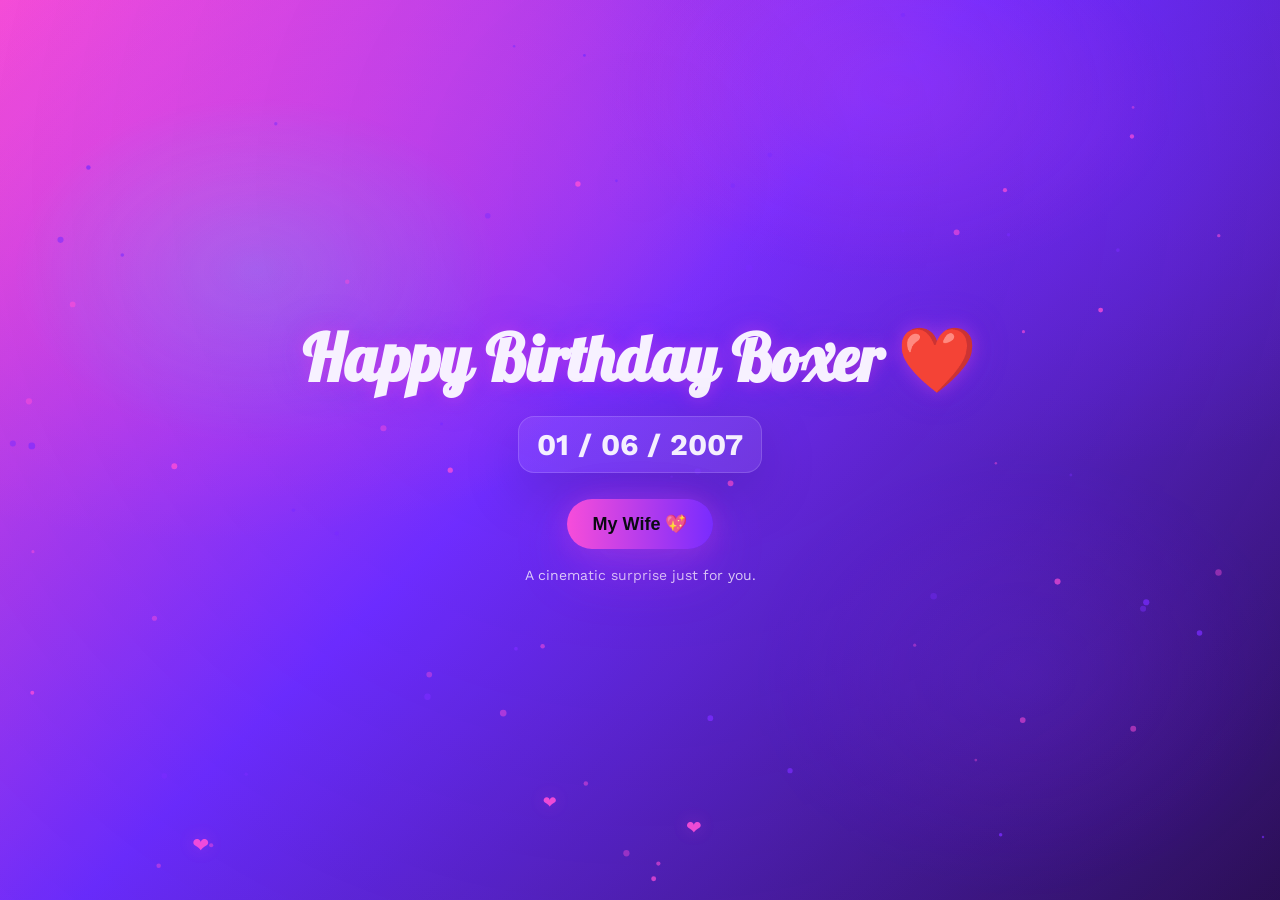
<file: birthday.html>
<!DOCTYPE html>
<html lang="en">
<head>
  <meta charset="UTF-8" />
  <meta name="viewport" content="width=device-width, initial-scale=1.0" />
  <title>Birthday</title>
  <link rel="stylesheet" href="boxer-surprise.css" />
</head>
<body>
  <div class="lights" aria-hidden="true"></div>

  <canvas id="particles" class="particles" aria-hidden="true"></canvas>
  <div id="float-hearts" class="float-hearts" aria-hidden="true"></div>

  <main class="page page-bday">
    <section class="bday-center">
      <h1 class="bday-title">Happy Birthday Boxer ❤️</h1>
      <div class="bday-date">01 / 06 / 2007</div>

      <button class="wife-btn" id="wifeBtn" type="button">My Wife 💖</button>

      <p class="bday-subtle">A cinematic surprise just for you.</p>
    </section>
  </main>

  <script src="boxer-surprise.js" defer></script>
</body>
</html>
</file>
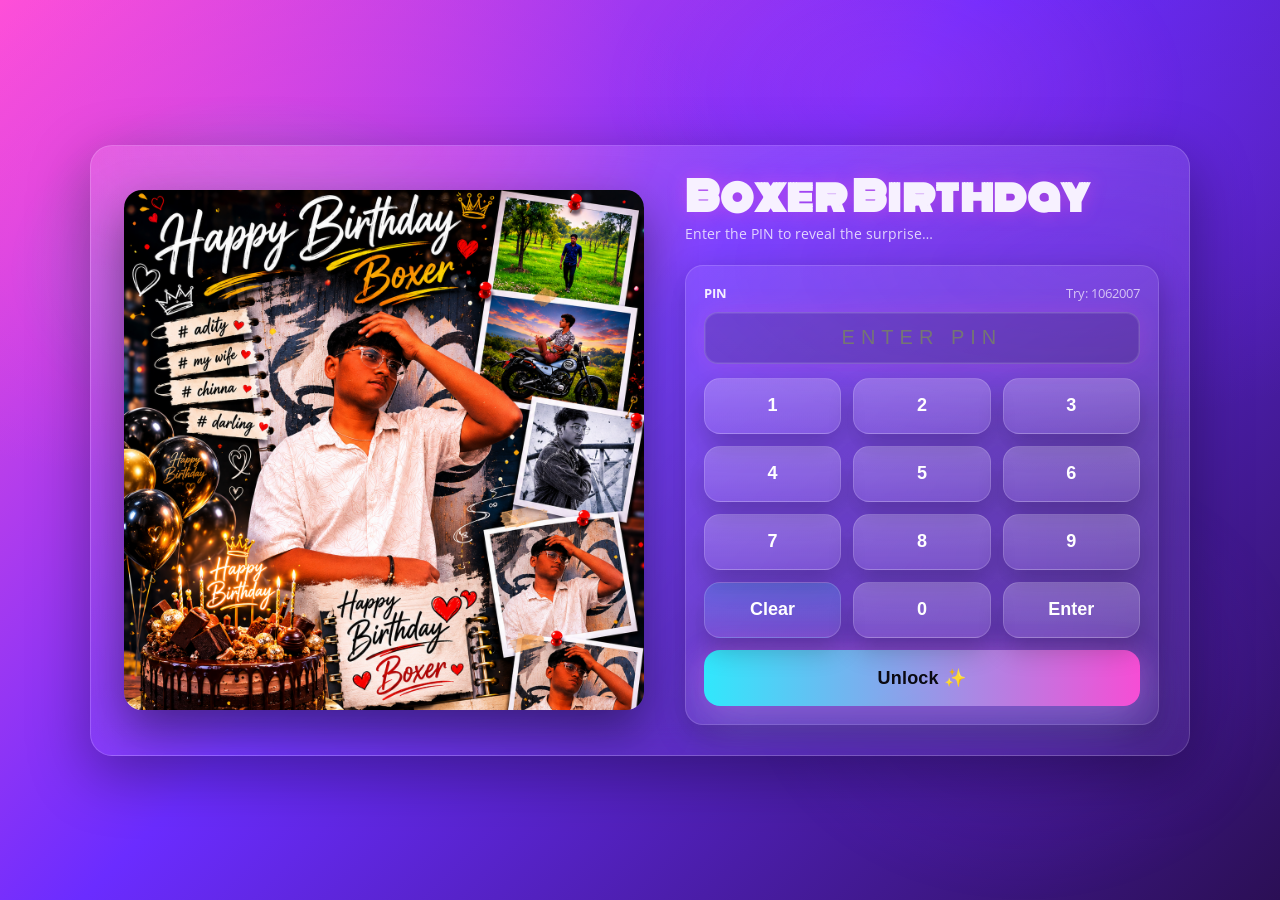
<file: boxer-BHD.html>
<!DOCTYPE html>
<html lang="en">
<head>
  <meta charset="UTF-8" />
  <meta name="viewport" content="width=device-width, initial-scale=1.0" />
  <title>Birthday Surprise Lock</title>
  <link rel="stylesheet" href="boxer-BHD.css" />
</head>
<body>
  <div class="lights" aria-hidden="true"></div>

  <main class="lock-wrap" id="lock-screen">
    <section class="lock-card" aria-label="Password unlock screen">
      <div class="left-visual">
        <img
          class="couple-img"
          src="144boxer.jpg/2 boxer .photo.png"
          alt="Boxer couple"
          draggable="false"
        />
      </div>

      <div class="right-panel">
        <div class="brand">
          <h1>Boxer Birthday</h1>
          <p>Enter the PIN to reveal the surprise…</p>
        </div>

        <div class="glass-login">
          <div class="pin-label">
            <strong>PIN</strong>
            <span class="hint">Try: 1062007</span>
          </div>

          <input
            type="text"
            id="pin-display"
            class="pin-display"
            readonly
            placeholder="ENTER PIN"
            maxlength="7"
            autocomplete="off"
            inputmode="numeric"
          />

          <div class="keypad" role="group" aria-label="Numeric keypad">
            <button type="button" onclick="addNumber(1)">1</button>
            <button type="button" onclick="addNumber(2)">2</button>
            <button type="button" onclick="addNumber(3)">3</button>
            <button type="button" onclick="addNumber(4)">4</button>
            <button type="button" onclick="addNumber(5)">5</button>
            <button type="button" onclick="addNumber(6)">6</button>
            <button type="button" onclick="addNumber(7)">7</button>
            <button type="button" onclick="addNumber(8)">8</button>
            <button type="button" onclick="addNumber(9)">9</button>
            <button type="button" class="btn-clear" onclick="clearPin()">Clear</button>
            <button type="button" onclick="addNumber(0)">0</button>
            <button type="button" onclick="checkPin()">Enter</button>
          </div>

          <div id="error-toast" class="error-toast" role="status" aria-live="polite"></div>

          <div class="enter-row">
            <button class="enter-btn" type="button" onclick="checkPin()">Unlock ✨</button>
          </div>
        </div>
      </div>

      <div id="unlock-layer" class="unlock-layer" aria-hidden="true">
        <div class="shine">
          <h2>Unlocking your surprise…</h2>
          <div class="bar"><span></span></div>
        </div>
      </div>
    </section>
  </main>

  <script src="boxer.js" defer></script>
</body>
</html>
</file>
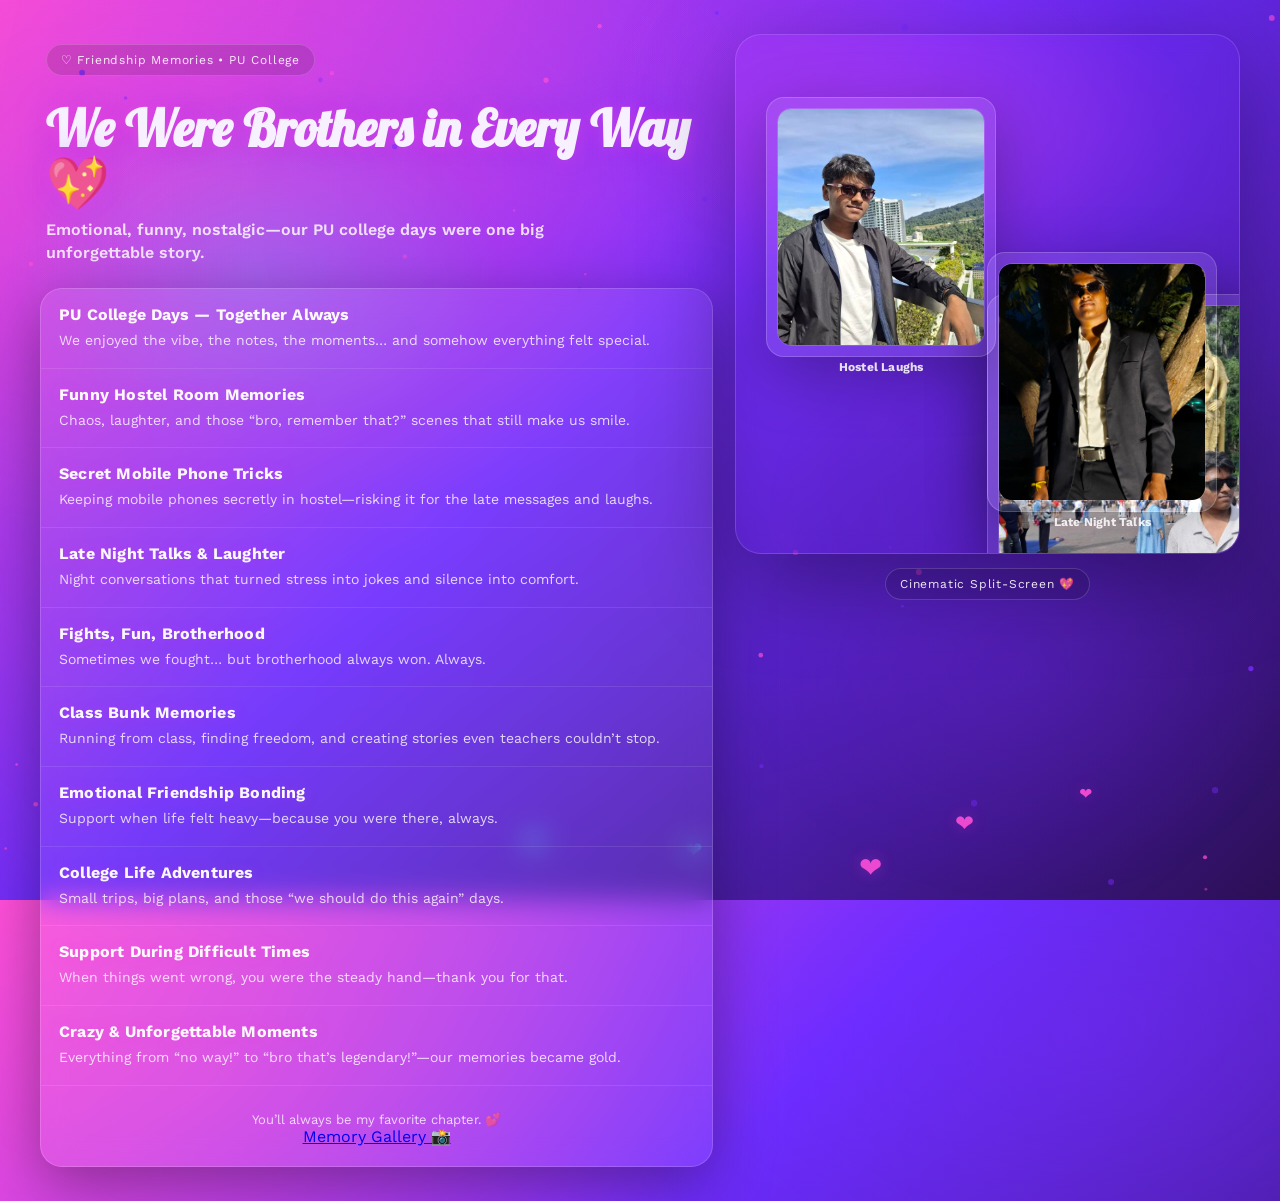
<file: friendship.html>
<!DOCTYPE html>
<html lang="en">
<head>
  <meta charset="UTF-8" />
  <meta name="viewport" content="width=device-width, initial-scale=1.0" />
  <title>Friendship Memories</title>
  <link rel="stylesheet" href="boxer-surprise.css" />
  <link rel="stylesheet" href="friendship.css" />
</head>
<body>
  <div class="lights" aria-hidden="true"></div>

  <!-- cinematic background + floating hearts -->
  <canvas id="particles" class="particles" aria-hidden="true"></canvas>
  <div id="float-hearts" class="float-hearts" aria-hidden="true"></div>

  <main class="page" style="padding: 34px 16px;">
    <section class="friendship-shell" aria-label="Friendship memories in PU college">
      <div class="friendship-left">
        <div class="friendship-header">
          <div class="ig-badge" aria-hidden="true">♡ Friendship Memories • PU College</div>
          <h1 class="friendship-title">We Were Brothers in Every Way 💖</h1>
          <p class="friendship-sub">
            Emotional, funny, nostalgic—our PU college days were one big unforgettable story.
          </p>
        </div>

        <div class="glass-story">
          <article class="story-card" data-reveal>
            <h2>PU College Days — Together Always</h2>
            <p>We enjoyed the vibe, the notes, the moments… and somehow everything felt special.</p>
          </article>

          <article class="story-card" data-reveal>
            <h2>Funny Hostel Room Memories</h2>
            <p>Chaos, laughter, and those “bro, remember that?” scenes that still make us smile.</p>
          </article>

          <article class="story-card" data-reveal>
            <h2>Secret Mobile Phone Tricks</h2>
            <p>Keeping mobile phones secretly in hostel—risking it for the late messages and laughs.</p>
          </article>

          <article class="story-card" data-reveal>
            <h2>Late Night Talks & Laughter</h2>
            <p>Night conversations that turned stress into jokes and silence into comfort.</p>
          </article>

          <article class="story-card" data-reveal>
            <h2>Fights, Fun, Brotherhood</h2>
            <p>Sometimes we fought… but brotherhood always won. Always.</p>
          </article>

          <article class="story-card" data-reveal>
            <h2>Class Bunk Memories</h2>
            <p>Running from class, finding freedom, and creating stories even teachers couldn’t stop.</p>
          </article>

          <article class="story-card" data-reveal>
            <h2>Emotional Friendship Bonding</h2>
            <p>Support when life felt heavy—because you were there, always.</p>
          </article>

          <article class="story-card" data-reveal>
            <h2>College Life Adventures</h2>
            <p>Small trips, big plans, and those “we should do this again” days.</p>
          </article>

          <article class="story-card" data-reveal>
            <h2>Support During Difficult Times</h2>
            <p>When things went wrong, you were the steady hand—thank you for that.</p>
          </article>

          <article class="story-card" data-reveal>
            <h2>Crazy & Unforgettable Moments</h2>
            <p>Everything from “no way!” to “bro that’s legendary!”—our memories became gold.</p>
          </article>

          <div class="story-footer">
            <div class="love-foot">You’ll always be my favorite chapter. 💕</div>
            <div class="story-footer-actions" style="display:flex; flex-direction:column; align-items:center; gap:10px;">

              <a class="memory-gallery-btn" href="gallery.html" aria-label="Open Memory Gallery">
                 Memory Gallery 📸
              </a>
            </div>
          </div>
        </div>
      </div>

      <div class="friendship-right">
        <div class="gallery">
          <figure class="polaroid polaroid-main" data-reveal>
            <img src="144boxer.jpg/100boxer.jpg.jpeg" alt="Friendship memory main photo" draggable="false" />
            <figcaption>Our Main Character Era</figcaption>
          </figure>

          <figure class="polaroid polaroid-side top" data-reveal>
            <img src="144boxer.jpg/4boxer.jpg.jpeg" alt="Friendship memory top photo" draggable="false" />
            <figcaption>Hostel Laughs</figcaption>
          </figure>

          <figure class="polaroid polaroid-side bottom" data-reveal>
            <img src="144boxer.jpg/5boxer.jpg.jpeg" alt="Friendship memory bottom photo" draggable="false" />
            <figcaption>Late Night Talks</figcaption>
          </figure>
          
        </div>

        <div class="gallery-hint" data-reveal>
          <div class="ig-badge" aria-hidden="true">Cinematic Split-Screen 💖</div>
        </div>
      </div>
    </section>
  </main>

  <script src="boxer-surprise.js" defer></script>
  <script src="friendship.js" defer></script>
</body>
</html>
</file>
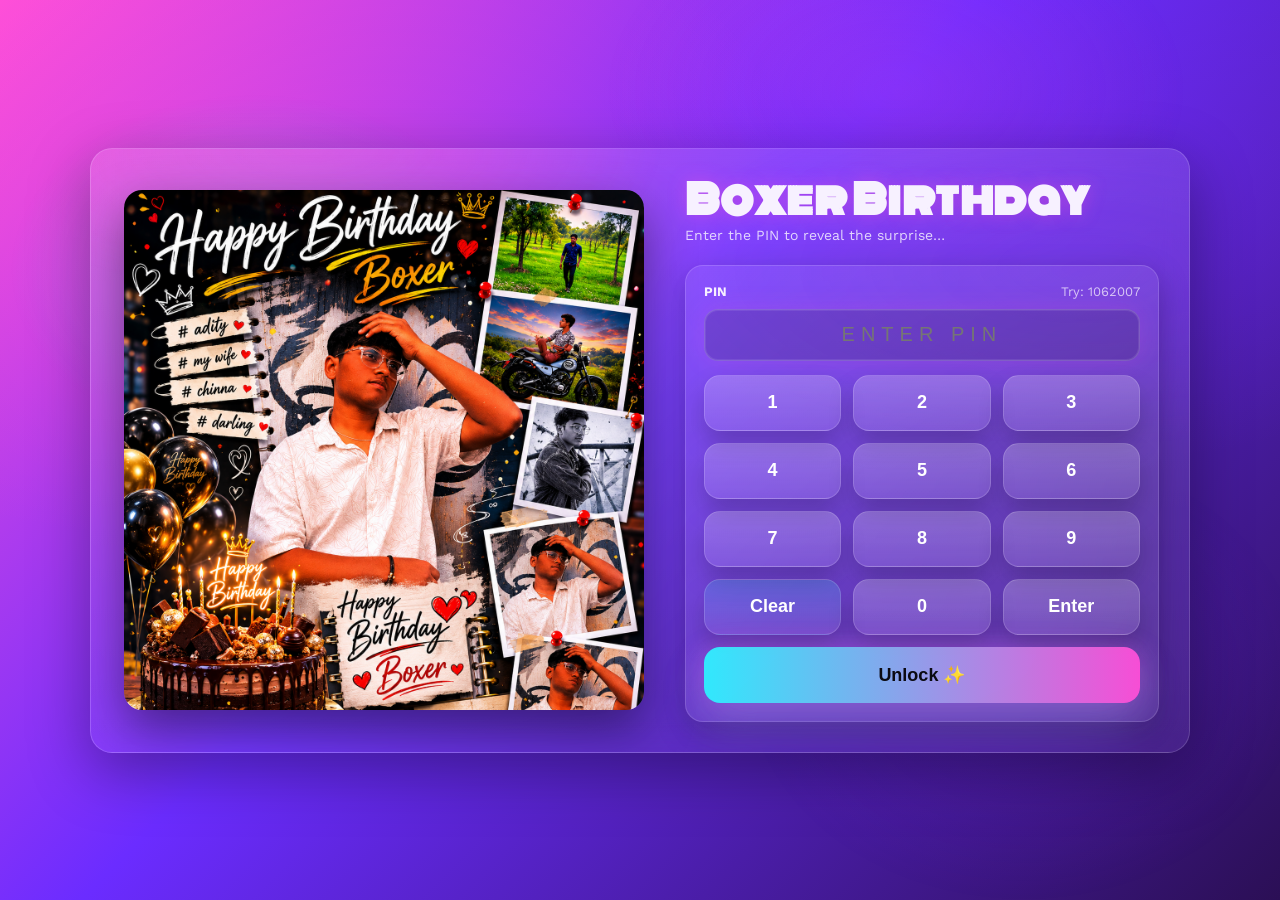
<file: lock-screen.html>
<!DOCTYPE html>
<html lang="en">
<head>
  <meta charset="UTF-8" />
  <meta name="viewport" content="width=device-width, initial-scale=1.0" />
  <title>Lock Screen</title>
  <link rel="stylesheet" href="boxer-surprise.css" />
</head>
<body>
  <div class="lights" aria-hidden="true"></div>

  <main class="lock-wrap">
    <section class="lock-card">
      <div class="left-visual">
        <img class="couple-img" src="144boxer.jpg/2 boxer .photo.png" alt="Boxer couple" />
      </div>

      <div class="right-panel">
        <div class="brand">
          <h1>Boxer Birthday</h1>
          <p>Enter the PIN to reveal the surprise…</p>
        </div>

        <div class="glass-login">
          <div class="pin-label">
            <strong>PIN</strong>
            <span class="hint">Try: 1062007</span>
          </div>

          <input id="pin-display" class="pin-display" type="text" readonly placeholder="ENTER PIN" maxlength="7" />

          <div class="keypad" role="group" aria-label="Numeric keypad">
            <button type="button" onclick="addNumber(1)">1</button>
            <button type="button" onclick="addNumber(2)">2</button>
            <button type="button" onclick="addNumber(3)">3</button>
            <button type="button" onclick="addNumber(4)">4</button>
            <button type="button" onclick="addNumber(5)">5</button>
            <button type="button" onclick="addNumber(6)">6</button>
            <button type="button" onclick="addNumber(7)">7</button>
            <button type="button" onclick="addNumber(8)">8</button>
            <button type="button" onclick="addNumber(9)">9</button>
            <button type="button" class="btn-clear" onclick="clearPin()">Clear</button>
            <button type="button" onclick="addNumber(0)">0</button>
            <button type="button" onclick="checkPin()">Enter</button>
          </div>

          <div id="error-toast" class="error-toast" role="status" aria-live="polite"></div>

          <div class="enter-row">
            <button class="enter-btn" type="button" onclick="checkPin()">Unlock ✨</button>
          </div>
        </div>
      </div>

      <div id="unlock-layer" class="unlock-layer" aria-hidden="true">
        <div class="shine">
          <h2>Unlocking your surprise…</h2>
          <div class="bar"><span></span></div>
        </div>
      </div>
    </section>
  </main>

  <script src="boxer-surprise.js" defer></script>
</body>
</html>
</file>
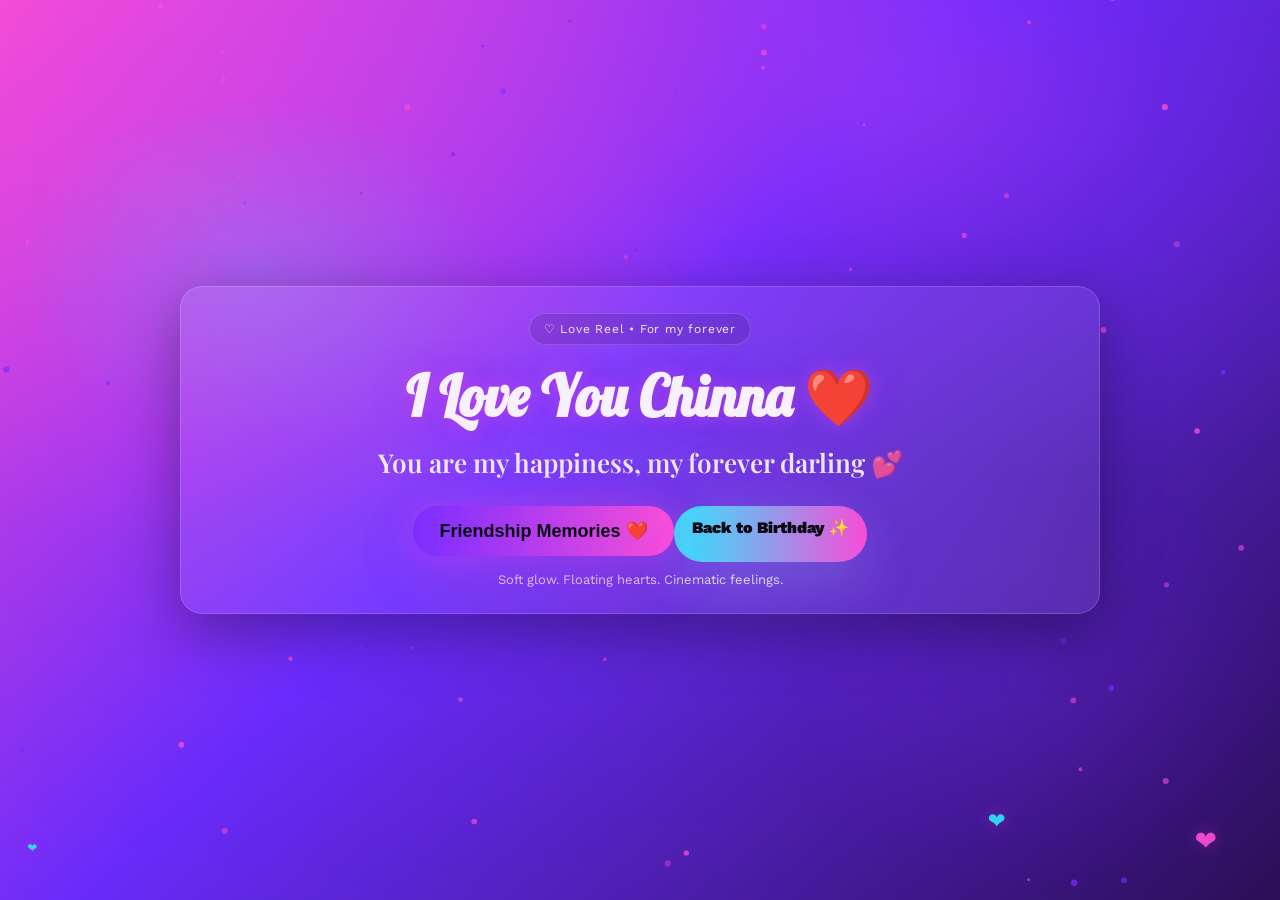
<file: love.html>
<!DOCTYPE html>
<html lang="en">
<head>
  <meta charset="UTF-8" />
  <meta name="viewport" content="width=device-width, initial-scale=1.0" />
  <title>Love - Chinna</title>
  <link rel="stylesheet" href="boxer-surprise.css" />
</head>
<body>
  <div class="lights" aria-hidden="true"></div>

  <!-- Animated background + floating hearts (driven by boxer-surprise.js) -->
  <canvas id="particles" class="particles" aria-hidden="true"></canvas>
  <div id="float-hearts" class="float-hearts" aria-hidden="true"></div>

  <main class="page page-love" role="main">
    <section class="love-card" aria-label="Romantic love page">
      <div class="ig-badge" aria-hidden="true">♡ Love Reel • For my forever</div>

      <h1 class="love-main">I Love You Chinna ❤️</h1>
      <p class="love-sub">You are my happiness, my forever darling 💕</p>

      <div class="love-actions">
        <button class="friendship-btn" type="button" onclick="window.location.href='friendship.html'">Friendship Memories ❤️</button>

        <a class="restart-link" href="birthday.html" aria-label="Back to birthday page">Back to Birthday ✨</a>
      </div>

      <div class="love-foot">Soft glow. Floating hearts. Cinematic feelings.</div>
    </section>
  </main>

  <script src="boxer-surprise.js" defer></script>
</body>
</html>
</file>
<file: boxer-surprise.css>
@import url('https://fonts.googleapis.com/css2?family=Playfair+Display:wght@400;600;700&family=Lobster&family=Monoton&family=Work+Sans:wght@400;600;700;800;900&display=swap');

:root{
  --bg1:#ff4fd8;
  --bg2:#6b2cff;
  --text:#f7f1ff;
  --muted:rgba(255,255,255,.78);
  --glass:rgba(255,255,255,.12);
  --glass2:rgba(255,255,255,.18);
  --pink:#ff4fd8;
  --purple:#7a2cff;
  --cyan:#2ef2ff;
  --shadow: 0 18px 60px rgba(0,0,0,.35);
  --radius:22px;
}

*{box-sizing:border-box;margin:0;padding:0;}
html,body{height:100%;}

body{
  font-family:'Work Sans', system-ui, -apple-system, Segoe UI, Roboto, Arial, sans-serif;
  color:var(--text);
  overflow-x:hidden;
  background:
    radial-gradient(1000px 600px at 15% 20%, rgba(255,79,216,.35), transparent 60%),
    radial-gradient(900px 600px at 85% 15%, rgba(122,44,255,.35), transparent 55%),
    linear-gradient(135deg, #ff4fd8 0%, #6b2cff 45%, #2b0f55 100%);
}

.lights{
  position:fixed; inset:0; z-index:0; pointer-events:none;
  background:
    radial-gradient(420px 300px at 20% 30%, rgba(46,242,255,.20), transparent 60%),
    radial-gradient(540px 360px at 70% 10%, rgba(255,79,216,.18), transparent 55%),
    radial-gradient(520px 420px at 80% 75%, rgba(122,44,255,.20), transparent 55%);
  opacity:.95;
  animation: lightPulse 7.5s ease-in-out infinite;
}
@keyframes lightPulse{0%,100%{transform:scale(1);opacity:.85;}50%{transform:scale(1.02);opacity:1;}}

.particles{
  position:fixed; inset:0; z-index:0; pointer-events:none;
  width:100%; height:100%;
}

.float-hearts{position:fixed; inset:0; z-index:1; pointer-events:none; overflow:hidden;}

.page{
  position:relative;
  z-index:2;
  min-height:100vh;
  display:flex;
  align-items:center;
  justify-content:center;
  padding:28px 16px;
}

/* Lock */
.lock-wrap{min-height:100vh; display:flex; align-items:center; justify-content:center; padding:28px 16px; position:relative; z-index:2;}
.lock-card{
  width:min(1100px,100%);
  display:grid;
  grid-template-columns:1.05fr .95fr;
  gap:22px;
  padding:22px;
  border-radius:var(--radius);
  background: linear-gradient(180deg, rgba(255,255,255,.12), rgba(255,255,255,.06));
  border:1px solid rgba(255,255,255,.16);
  box-shadow:var(--shadow);
  backdrop-filter: blur(14px);
  -webkit-backdrop-filter: blur(14px);
  overflow:hidden;
  position:relative;
}
.lock-card:before{
  content:""; position:absolute; inset:-2px; pointer-events:none;
  background:
    radial-gradient(650px 280px at 20% 0%, rgba(255,79,216,.35), transparent 55%),
    radial-gradient(700px 300px at 90% 20%, rgba(122,44,255,.30), transparent 60%);
  opacity:.75;
}

.left-visual{position:relative; display:flex; align-items:center; justify-content:center; z-index:1;}
.couple-img{
  width:min(520px,100%);
  aspect-ratio:1/1;
  object-fit:cover;
  border-radius:18px;
  box-shadow:0 20px 50px rgba(0,0,0,.45), inset 0 0 0 1px rgba(255,255,255,.18);
  animation: floaty 4.8s ease-in-out infinite;
  position:relative;
}
@keyframes floaty{0%,100%{transform: translateY(0) rotate(-.2deg);}50%{transform: translateY(-6px) rotate(.2deg);}}

.right-panel{position:relative; z-index:1; display:flex; flex-direction:column; justify-content:center; gap:14px; padding:8px;}
.brand h1{font-family:'Monoton', cursive; font-size:clamp(28px,3.2vw,40px); letter-spacing:.5px; line-height:1.05; text-shadow:0 0 18px rgba(255,79,216,.35);}
.brand p{margin-top:6px; color:var(--muted); font-size:14px;}

.glass-login{
  margin-top:8px;
  padding:18px;
  border-radius:18px;
  background: rgba(255,255,255,.08);
  border:1px solid rgba(255,255,255,.15);
  box-shadow: 0 10px 30px rgba(0,0,0,.25);
}

.pin-label{display:flex; align-items:center; justify-content:space-between; gap:10px; margin-bottom:10px; font-size:13px;}
.pin-label .hint{color:rgba(255,255,255,.70);}

.pin-display{
  width:100%; height:52px; border-radius:14px;
  border:1px solid rgba(255,255,255,.18);
  background: rgba(0,0,0,.15);
  color:#fff;
  padding:0 16px;
  outline:none;
  font-size:20px;
  letter-spacing:6px;
  text-align:center;
  box-shadow: inset 0 0 0 1px rgba(255,255,255,.08), 0 0 24px rgba(255,79,216,.16);
}

.keypad{margin-top:14px; display:grid; grid-template-columns:repeat(3, minmax(0,1fr)); gap:12px;}
.keypad button{
  height:56px;
  border:none;
  border-radius:16px;
  background: linear-gradient(180deg, rgba(255,255,255,.22), rgba(255,255,255,.10));
  color:#fff;
  font-weight:800;
  font-size:18px;
  cursor:pointer;
  border:1px solid rgba(255,255,255,.16);
  box-shadow: 0 14px 26px rgba(0,0,0,.20);
  transition: transform .12s ease, box-shadow .2s ease, filter .2s ease;
}
.keypad button:hover{transform: translateY(-2px); box-shadow: 0 18px 40px rgba(0,0,0,.28), 0 0 26px rgba(255,79,216,.26); filter:saturate(1.1);}
.keypad button:active{transform: translateY(1px);}
.keypad .btn-clear{background: linear-gradient(180deg, rgba(46,242,255,.18), rgba(255,255,255,.08));}

.enter-row{margin-top:12px; display:grid; grid-template-columns:1fr;}
.enter-btn{
  height:56px; width:100%; border:none; border-radius:16px; cursor:pointer;
  color:#0b0a12; font-weight:900; font-size:18px;
  background: linear-gradient(90deg, rgba(46,242,255,.95), rgba(255,79,216,.95));
  box-shadow: 0 18px 46px rgba(46,242,255,.18), 0 18px 46px rgba(255,79,216,.18), 0 0 28px rgba(255,79,216,.28);
  transition: transform .15s ease, filter .2s ease, box-shadow .2s ease;
}
.enter-btn:hover{transform: translateY(-2px); filter:saturate(1.15); box-shadow: 0 26px 70px rgba(46,242,255,.20), 0 26px 70px rgba(255,79,216,.22), 0 0 36px rgba(255,79,216,.35);}
.enter-btn:active{transform: translateY(1px);}

.error-toast{margin-top:10px; padding:12px 14px; border-radius:14px; border:1px solid rgba(255,120,160,.35); background: rgba(255,0,102,.10); color:rgba(255,255,255,.95); display:none;}
.error-toast.show{display:block; animation: shake .35s ease;}
@keyframes shake{0%{transform: translateX(0);}30%{transform: translateX(-6px);}60%{transform: translateX(5px);}100%{transform: translateX(0);}}

.unlock-layer{position:absolute; inset:0; display:flex; align-items:center; justify-content:center; background: radial-gradient(700px 400px at 50% 20%, rgba(255,255,255,.22), rgba(0,0,0,.35)); opacity:0; pointer-events:none; transition: opacity .5s ease; z-index:2;}
.unlock-layer.show{opacity:1;}
.unlock-layer .shine{width:min(520px,80%); padding:18px 22px; border-radius:18px; background: rgba(255,255,255,.10); border:1px solid rgba(255,255,255,.18); backdrop-filter: blur(14px); text-align:center; box-shadow: 0 30px 90px rgba(0,0,0,.40);}
.unlock-layer .shine h2{font-size:22px; text-shadow: 0 0 20px rgba(46,242,255,.35);}
.unlock-layer .bar{margin-top:12px; height:10px; border-radius:999px; background: rgba(255,255,255,.14); overflow:hidden;}
.unlock-layer .bar span{display:block; height:100%; width:0%; background: linear-gradient(90deg, rgba(46,242,255,.95), rgba(255,79,216,.95)); animation: fill 1.05s ease forwards;}
@keyframes fill{to{width:100%;}}

/* Birthday */
.page-bday{justify-content:center;}
.bday-center{
  width:min(980px, 100%);
  text-align:center;
  padding:40px 18px;
}
.bday-title{
  font-size: clamp(34px, 5.2vw, 64px);
  font-family:'Lobster', cursive;
  text-shadow: 0 0 18px rgba(255,79,216,.35), 0 0 38px rgba(122,44,255,.30);
  letter-spacing:.2px;
  margin-bottom:18px;
  animation: fadeUp .9s ease both;
}
@keyframes fadeUp{from{opacity:0; transform: translateY(12px);}to{opacity:1; transform: translateY(0);}}

.bday-date{
  font-size: clamp(18px, 2.8vw, 30px);
  font-weight:700;
  color: rgba(255,255,255,.92);
  margin: 0 auto 26px;
  padding:10px 18px;
  border-radius:16px;
  width: fit-content;
  background: rgba(255,255,255,.08);
  border:1px solid rgba(255,255,255,.15);
  box-shadow: 0 18px 60px rgba(0,0,0,.15);
  animation: fadeUp .95s ease .08s both;
}

.wife-btn{
  border:none;
  border-radius:999px;
  padding:14px 26px;
  font-size:18px;
  font-weight:900;
  color:#0b0a12;
  cursor:pointer;
  background: linear-gradient(90deg, rgba(255,79,216,.95), rgba(122,44,255,.95));
  box-shadow: 0 20px 60px rgba(255,79,216,.18), 0 20px 60px rgba(122,44,255,.18), 0 0 30px rgba(255,79,216,.25);
  transition: transform .15s ease, filter .2s ease, box-shadow .2s ease;
  animation: fadeUp .95s ease .18s both;
}
.wife-btn:hover{transform: translateY(-3px) scale(1.01); filter:saturate(1.18); box-shadow: 0 28px 80px rgba(255,79,216,.22), 0 28px 80px rgba(122,44,255,.22), 0 0 42px rgba(255,79,216,.35);}
.wife-btn:active{transform: translateY(-1px) scale(.99);}

.bday-subtle{margin-top:18px; color:var(--muted); font-size:14px;}

/* Love */
.page-love{justify-content:center;}

/* Love -> Friendship button */
.friendship-btn{
  border:none;
  border-radius:999px;
  padding:14px 26px;
  font-size:18px;
  font-weight:900;
  color:#0b0a12;
  cursor:pointer;
  margin-bottom: 6px;
  background: linear-gradient(90deg, rgba(122,44,255,.95), rgba(255,79,216,.95));
  box-shadow: 0 20px 60px rgba(122,44,255,.18), 0 20px 60px rgba(255,79,216,.18), 0 0 30px rgba(255,79,216,.25);
  transition: transform .15s ease, filter .2s ease, box-shadow .2s ease;
  position: relative;
}
.friendship-btn::after{
  content:"";
  position:absolute;
  inset:-2px;
  border-radius:999px;
  background: linear-gradient(90deg, rgba(46,242,255,.55), rgba(255,79,216,.55));
  opacity:.0;
  filter: blur(10px);
  transition: opacity .2s ease;
  pointer-events:none;
}
.friendship-btn:hover{
  transform: translateY(-3px) scale(1.01);
  filter:saturate(1.18);
  box-shadow: 0 28px 80px rgba(122,44,255,.22), 0 28px 80px rgba(255,79,216,.22), 0 0 42px rgba(255,79,216,.35);
}
.friendship-btn:hover::after{opacity:.9;}
.friendship-btn:active{transform: translateY(-1px) scale(.99);}

.love-card{
  width:min(920px,100%);
  padding:26px 18px;
  border-radius:var(--radius);
  background: rgba(255,255,255,.08);
  border:1px solid rgba(255,255,255,.16);
  box-shadow: var(--shadow);
  backdrop-filter: blur(14px);
  -webkit-backdrop-filter: blur(14px);
  text-align:center;
  animation: fadeUp 1s ease both;
}
.ig-badge{
  display:inline-block;
  margin-bottom:16px;
  padding:8px 14px;
  border-radius:999px;
  border:1px solid rgba(255,255,255,.16);
  background: rgba(0,0,0,.12);
  color: rgba(255,255,255,.90);
  font-size:12px;
  letter-spacing:.8px;
}
.love-main{
  font-family:'Lobster', cursive;
  font-size: clamp(34px, 5vw, 56px);
  margin-bottom:14px;
  text-shadow: 0 0 18px rgba(255,79,216,.35), 0 0 38px rgba(122,44,255,.30);
}
.love-sub{
  font-family:'Playfair Display', serif;
  color: rgba(255,255,255,.88);
  font-size: clamp(16px, 2.4vw, 26px);
  font-weight:600;
  margin-bottom:26px;
}

.heart-divider{margin: 16px 0 12px; color: rgba(255,255,255,.75); letter-spacing: 6px;}

.love-actions{display:flex; justify-content:center;}
.restart-link{
  text-decoration:none;
  font-weight:900;
  padding:12px 18px;
  border-radius:999px;
  color:#0b0a12;
  background: linear-gradient(90deg, rgba(46,242,255,.95), rgba(255,79,216,.95));
  box-shadow: 0 20px 60px rgba(46,242,255,.18), 0 20px 60px rgba(255,79,216,.18);
  transition: transform .15s ease;
}
.restart-link:hover{transform: translateY(-2px);}

.love-foot{color:var(--muted); font-size:13px; margin-top:10px;}

@media (max-width: 860px){
  .lock-card{grid-template-columns:1fr;}
  .left-visual{order:2;}
  .right-panel{order:1;}
}
</file>
<file: boxer-BHD.css>
@import url('https://fonts.googleapis.com/css2?family=Bree+Serif&family=Caveat:wght@400;700&family=Lobster&family=Monoton&family=Open+Sans:ital,wght@0,400;0,700;1,400;1,700&family=Playfair+Display+SC:ital,wght@0,400;0,700;1,700&family=Playfair+Display:ital,wght@0,400;0,700;1,700&family=Roboto:ital,wght@0,400;0,700;1,400;1,700&family=Source+Sans+Pro:ital,wght@0,400;0,700;1,400;1,700&family=Work+Sans:ital,wght@0,400;0,700;1,400&display=swap');

:root{
  --bg1:#ff4fd8;
  --bg2:#6b2cff;
  --bg3:#1a0b2e;
  --glass:rgba(255,255,255,.10);
  --glass-2:rgba(255,255,255,.16);
  --text:#f7f1ff;
  --muted:rgba(255,255,255,.78);
  --pink:#ff4fd8;
  --purple:#7a2cff;
  --cyan:#2ef2ff;
  --shadow: 0 18px 60px rgba(0,0,0,.35);
  --shadow2: 0 10px 30px rgba(0,0,0,.25);
  --radius:22px;
}

*{box-sizing:border-box; margin:0; padding:0;}
html,body{height:100%;}

body{
  font-family:"Open Sans", system-ui, -apple-system, Segoe UI, Roboto, Arial, sans-serif;
  color:var(--text);
  overflow-x:hidden;
  background:
    radial-gradient(900px 500px at 15% 20%, rgba(255,79,216,.35), transparent 60%),
    radial-gradient(850px 520px at 85% 15%, rgba(122,44,255,.35), transparent 55%),
    linear-gradient(135deg, #ff4fd8 0%, #6b2cff 45%, #2b0f55 100%);
}

/* Shared cinematic lighting */
.lights{
  position:fixed; inset:0; pointer-events:none; z-index:0;
  background:
    radial-gradient(420px 300px at 20% 30%, rgba(46,242,255,.20), transparent 60%),
    radial-gradient(540px 360px at 70% 10%, rgba(255,79,216,.18), transparent 55%),
    radial-gradient(520px 420px at 80% 75%, rgba(122,44,255,.20), transparent 55%);
  filter: blur(0px);
  opacity:.95;
  animation: lightPulse 7.5s ease-in-out infinite;
}
@keyframes lightPulse{
  0%,100%{transform:scale(1); opacity:.85;}
  50%{transform:scale(1.02); opacity:1;}
}

/* Lock screen layout */
.lock-wrap{
  position:relative;
  z-index:1;
  min-height:100vh;
  display:flex;
  align-items:center;
  justify-content:center;
  padding:28px 16px;
}

.lock-card{
  width:min(1100px, 100%);
  display:grid;
  grid-template-columns: 1.05fr .95fr;
  gap:22px;
  padding:22px;
  border-radius:var(--radius);
  background: linear-gradient(180deg, rgba(255,255,255,.12), rgba(255,255,255,.06));
  border:1px solid rgba(255,255,255,.16);
  box-shadow: var(--shadow);
  backdrop-filter: blur(14px);
  -webkit-backdrop-filter: blur(14px);
  overflow:hidden;
  transform: translateY(0);
}

.lock-card:before{
  content:"";
  position:absolute;
  inset:-2px;
  background:
    radial-gradient(650px 280px at 20% 0%, rgba(255,79,216,.35), transparent 55%),
    radial-gradient(700px 300px at 90% 20%, rgba(122,44,255,.30), transparent 60%);
  opacity:.75;
  pointer-events:none;
}

.left-visual{
  position:relative;
  display:flex;
  align-items:center;
  justify-content:center;
}

.couple-img{
  width: min(520px, 100%);
  aspect-ratio: 1 / 1;
  object-fit: cover;
  border-radius:18px;
  box-shadow:
    0 20px 50px rgba(0,0,0,.45),
    inset 0 0 0 1px rgba(255,255,255,.18);
  position:relative;
  transform: translateZ(0);
  animation: floaty 4.8s ease-in-out infinite;
}
@keyframes floaty{
  0%,100%{transform: translateY(0) rotate(-.2deg);}
  50%{transform: translateY(-6px) rotate(.2deg);}
}

.couple-img:after{
  content:"";
  position:absolute; inset:0;
  border-radius:18px;
  background:
    radial-gradient(500px 240px at 15% 20%, rgba(255,79,216,.35), transparent 60%),
    radial-gradient(520px 280px at 85% 65%, rgba(122,44,255,.35), transparent 60%);
  mix-blend-mode: screen;
  pointer-events:none;
}

.right-panel{
  position:relative;
  display:flex;
  flex-direction:column;
  justify-content:center;
  gap:14px;
  padding:8px;
}

.brand{
  text-align:left;
}

.brand h1{
  font-family: "Monoton", cursive;
  font-size: clamp(28px, 3.2vw, 40px);
  letter-spacing:.5px;
  line-height:1.05;
  text-shadow: 0 0 18px rgba(255,79,216,.35);
}

.brand p{
  margin-top:6px;
  color: var(--muted);
  font-size: 14px;
}

.glass-login{
  margin-top:8px;
  padding:18px;
  border-radius:18px;
  background: rgba(255,255,255,.08);
  border:1px solid rgba(255,255,255,.15);
  box-shadow: var(--shadow2);
}

.pin-label{
  display:flex; align-items:center; justify-content:space-between;
  gap:10px;
  margin-bottom:10px;
  color:rgba(255,255,255,.92);
  font-size:13px;
}

.pin-label .hint{
  color: rgba(255,255,255,.70);
}

.pin-display{
  width:100%;
  height:52px;
  border-radius:14px;
  border:1px solid rgba(255,255,255,.18);
  background: rgba(0,0,0,.15);
  color: #fff;
  padding:0 16px;
  outline:none;
  font-size:20px;
  letter-spacing: 6px;
  text-align:center;
  box-shadow:
    inset 0 0 0 1px rgba(255,255,255,.08),
    0 0 24px rgba(255,79,216,.16);
}

.keypad{
  margin-top:14px;
  display:grid;
  grid-template-columns: repeat(3, minmax(0,1fr));
  gap:12px;
}

.keypad button{
  height:56px;
  border:none;
  border-radius:16px;
  background: linear-gradient(180deg, rgba(255,255,255,.22), rgba(255,255,255,.10));
  color:#fff;
  font-weight:800;
  font-size:18px;
  cursor:pointer;
  border:1px solid rgba(255,255,255,.16);
  box-shadow:
    0 14px 26px rgba(0,0,0,.20),
    0 0 0 rgba(0,0,0,0);
  transition: transform .12s ease, box-shadow .2s ease, filter .2s ease;
  position:relative;
  overflow:hidden;
}

.keypad button:before{
  content:"";
  position:absolute; inset:-40%;
  background: radial-gradient(circle at 30% 20%, rgba(255,79,216,.55), transparent 45%),
              radial-gradient(circle at 70% 80%, rgba(122,44,255,.55), transparent 45%);
  opacity:.0;
  transition: opacity .25s ease;
}

.keypad button:hover{
  transform: translateY(-2px);
  box-shadow:
    0 18px 40px rgba(0,0,0,.28),
    0 0 26px rgba(255,79,216,.26);
  filter: saturate(1.1);
}
.keypad button:hover:before{opacity:.85;}
.keypad button:active{transform: translateY(1px);}

.keypad .btn-clear{
  background: linear-gradient(180deg, rgba(46,242,255,.18), rgba(255,255,255,.08));
}

.enter-row{
  margin-top:12px;
  display:grid;
  grid-template-columns: 1fr;
}

.enter-btn{
  height:56px;
  width:100%;
  border:none;
  border-radius:16px;
  cursor:pointer;
  color:#0b0a12;
  font-weight:900;
  font-size:18px;
  letter-spacing:.2px;
  background: linear-gradient(90deg, rgba(46,242,255,.95), rgba(255,79,216,.95));
  box-shadow:
    0 18px 46px rgba(46,242,255,.18),
    0 18px 46px rgba(255,79,216,.18),
    0 0 28px rgba(255,79,216,.28);
  transition: transform .15s ease, filter .2s ease, box-shadow .2s ease;
}

.enter-btn:hover{
  transform: translateY(-2px);
  filter:saturate(1.15);
  box-shadow:
    0 26px 70px rgba(46,242,255,.20),
    0 26px 70px rgba(255,79,216,.22),
    0 0 36px rgba(255,79,216,.35);
}
.enter-btn:active{transform: translateY(1px);}

.error-toast{
  margin-top:10px;
  padding:12px 14px;
  border-radius:14px;
  border:1px solid rgba(255,120,160,.35);
  background: rgba(255,0,102,.10);
  color: rgba(255,255,255,.95);
  display:none;
}

.error-toast.show{
  display:block;
  animation: shake .35s ease;
}
@keyframes shake{
  0%{transform: translateX(0);}
  30%{transform: translateX(-6px);}
  60%{transform: translateX(5px);}
  100%{transform: translateX(0);}
}

.unlock-layer{
  position:absolute;
  inset:0;
  display:flex;
  align-items:center;
  justify-content:center;
  background: radial-gradient(700px 400px at 50% 20%, rgba(255,255,255,.22), rgba(0,0,0,.35));
  opacity:0;
  pointer-events:none;
  transition: opacity .5s ease;
  z-index:2;
}

.unlock-layer.show{
  opacity:1;
}

.unlock-layer .shine{
  width: min(520px, 80%);
  padding:18px 22px;
  border-radius:18px;
  background: rgba(255,255,255,.10);
  border:1px solid rgba(255,255,255,.18);
  backdrop-filter: blur(14px);
  text-align:center;
  box-shadow: 0 30px 90px rgba(0,0,0,.40);
}

.unlock-layer .shine h2{
  font-size:22px;
  text-shadow: 0 0 20px rgba(46,242,255,.35);
}

.unlock-layer .bar{
  margin-top:12px;
  height:10px;
  border-radius:999px;
  background: rgba(255,255,255,.14);
  overflow:hidden;
}
.unlock-layer .bar span{
  display:block;
  height:100%;
  width:0%;
  background: linear-gradient(90deg, rgba(46,242,255,.95), rgba(255,79,216,.95));
  animation: fill 1.05s ease forwards;
}
@keyframes fill{to{width:100%;}}

/* responsive */
@media (max-width: 860px){
  .lock-card{grid-template-columns:1fr;}
  .left-visual{order:2;}
  .right-panel{order:1;}
  .couple-img{width: min(420px, 100%);}
}
</file>
<file: friendship.css>
/* Page 4: Friendship cinematic split-screen styles */

.friendship-shell{
  width: min(1200px, 100%);
  margin: 0 auto;
  display: grid;
  grid-template-columns: 1.2fr .9fr;
  gap: 22px;
  align-items: start;
}

.friendship-left{ position: relative; }

.friendship-header{
  margin-bottom: 14px;
  padding: 10px 6px;
}

.friendship-title{
  font-family: 'Lobster', cursive;
  font-size: clamp(28px, 4vw, 54px);
  margin: 10px 0 8px;
  line-height: 1.05;
  text-shadow: 0 0 18px rgba(255,79,216,.35), 0 0 38px rgba(122,44,255,.30);
  animation: fadeUp .9s ease both;
}

.friendship-sub{
  color: rgba(255,255,255,.82);
  font-weight: 600;
  max-width: 560px;
  line-height: 1.45;
}

@keyframes fadeUp{from{opacity:0; transform:translateY(12px);}to{opacity:1; transform:translateY(0);}}

.glass-story{
  border-radius: 22px;
  background: rgba(255,255,255,.08);
  border: 1px solid rgba(255,255,255,.16);
  box-shadow: var(--shadow);
  backdrop-filter: blur(14px);
  -webkit-backdrop-filter: blur(14px);
  overflow: hidden;
}

.story-card{
  padding: 16px 18px;
  border-top: 1px solid rgba(255,255,255,.10);
  animation: storyIn .7s ease both;
}
.story-card:first-child{ border-top:none; }

@keyframes storyIn{ from{opacity:0; transform:translateY(8px);} to{opacity:1; transform:translateY(0);} }

.story-card h2{
  margin: 0 0 6px;
  font-size: 16px;
  letter-spacing: .2px;
  color: rgba(255,255,255,.96);
  text-shadow: 0 0 16px rgba(255,79,216,.22);
}
.story-card p{
  margin: 0;
  color: rgba(255,255,255,.80);
  font-size: 14px;
  line-height: 1.55;
}

.story-footer{
  padding: 16px 18px 20px;
  border-top: 1px solid rgba(255,255,255,.10);
  text-align: center;
}

.friendship-right{
  position: relative;
  display: flex;
  flex-direction: column;
  gap: 14px;
}

.gallery{
  position: relative;
  min-height: 520px;
  border-radius: 26px;
  padding: 14px;
  background: radial-gradient(600px 320px at 30% 20%, rgba(255,79,216,.18), transparent 55%),
              radial-gradient(620px 360px at 80% 90%, rgba(122,44,255,.18), transparent 60%);
  box-shadow: 0 26px 90px rgba(0,0,0,.35);
  border: 1px solid rgba(255,255,255,.14);
  backdrop-filter: blur(10px);
  -webkit-backdrop-filter: blur(10px);
  overflow: hidden;
  transform: perspective(1000px) rotateX(0deg) rotateY(0deg);
  transition: transform .15s ease;
}

.polaroid{
  margin: 0;
  position: absolute;
  width: min(280px, 50vw);
  border-radius: 18px;
  background: rgba(255,255,255,.10);
  border: 1px solid rgba(255,255,255,.18);
  box-shadow: 0 18px 60px rgba(0,0,0,.28);
  padding: 10px;
  transition: transform .25s ease, filter .25s ease;
  transform-origin: center;
}

.polaroid img{
  width: 100%;
  height: 100%;
  object-fit: cover;
  border-radius: 14px;
  filter: saturate(1.1) contrast(1.02);
  border: 1px solid rgba(255,255,255,.16);
  box-shadow: inset 0 0 0 1px rgba(0,0,0,.12);
}

.polaroid figcaption{
  margin-top: 10px;
  color: rgba(255,255,255,.86);
  font-weight: 700;
  font-size: 12px;
  text-align: center;
  text-shadow: 0 0 18px rgba(255,79,216,.20);
  letter-spacing: .2px;
}

.polaroid::after{
  content:"";
  position:absolute;
  inset: -2px;
  border-radius: 20px;
  background: linear-gradient(90deg, rgba(46,242,255,.35), rgba(255,79,216,.35));
  opacity: 0;
  transition: opacity .25s ease;
  pointer-events:none;
  filter: blur(10px);
}

.polaroid:hover{
  transform: translateY(-4px) scale(1.03);
  filter: saturate(1.12);
}
.polaroid:hover::after{ opacity: .9; }

.polaroid-main{
  left: 50%;
  top: 50%;
  transform: translate(-50%, -50%);
  width: min(360px, 55vw);
  height: 420px;
  animation: floatCard 5.2s ease-in-out infinite;
}

@keyframes floatCard{
  0%,100%{ transform: translate(-50%, -50%) rotate(-.6deg);} 
  50%{ transform: translate(-50%, calc(-50% - 8px)) rotate(.7deg);} 
}

.polaroid-side{
  width: min(230px, 45vw);
  height: 260px;
  opacity: .98;
  animation: floatSide 6.2s ease-in-out infinite;
}

@keyframes floatSide{
  0%,100%{ transform: translateZ(0) rotate(1.2deg);} 
  50%{ transform: translateZ(0) rotate(-1.2deg);} 
}

.polaroid-side.top{ left: 6%; top: 12%; transform: rotate(-6deg);} 
.polaroid-side.bottom{ left: 50%; bottom: 8%; transform: translateX(-50%) rotate(5deg);} 

.gallery-hint{ text-align:center; }

@media (max-width: 960px){
  .friendship-shell{ grid-template-columns: 1fr; }
  .gallery{ min-height: 460px; }
  .polaroid-main{ height: 360px; }
  .polaroid-side{ height: 220px; }
  .polaroid-side.top{ left: 4%; top: 10%; }
}

@media (max-width: 520px){
  .polaroid{ 
    width: 88vw;
    position: relative;

/* Memory Gallery button (Page 5) */
.memory-gallery-btn{
  text-decoration:none;
  font-weight:900;
  padding:14px 26px;
  border-radius:999px;
  color:#0b0a12;
  background: linear-gradient(90deg, rgba(46,242,255,.95), rgba(255,79,216,.95));
  box-shadow: 0 20px 60px rgba(46,242,255,.18), 0 20px 60px rgba(255,79,216,.18);
  transition: transform .15s ease, filter .2s ease, box-shadow .2s ease;
  display:inline-block;
}
.memory-gallery-btn:hover{transform: translateY(-3px) scale(1.01); filter:saturate(1.18); box-shadow: 0 28px 80px rgba(46,242,255,.22), 0 28px 80px rgba(255,79,216,.22);}
.memory-gallery-btn:active{transform: translateY(-1px) scale(.99);}


    left: auto !important;
    right: auto !important;
    top: auto !important;
    bottom: auto !important;
    margin: 14px auto 0;
    transform: none !important;
    animation: none !important;
  }
  .gallery{ padding: 18px 12px; }
  .polaroid-main{ transform: none !important; left: auto !important; top: auto !important; width: 92vw; height: 320px; }
  .polaroid-side.top{ display:none; }
  .polaroid-side.bottom{ display:none; }
}

/* Reveal state for intersection observer */
[data-reveal].is-visible{ opacity: 1 !important; transform: translateY(0) !important; }
</file>
